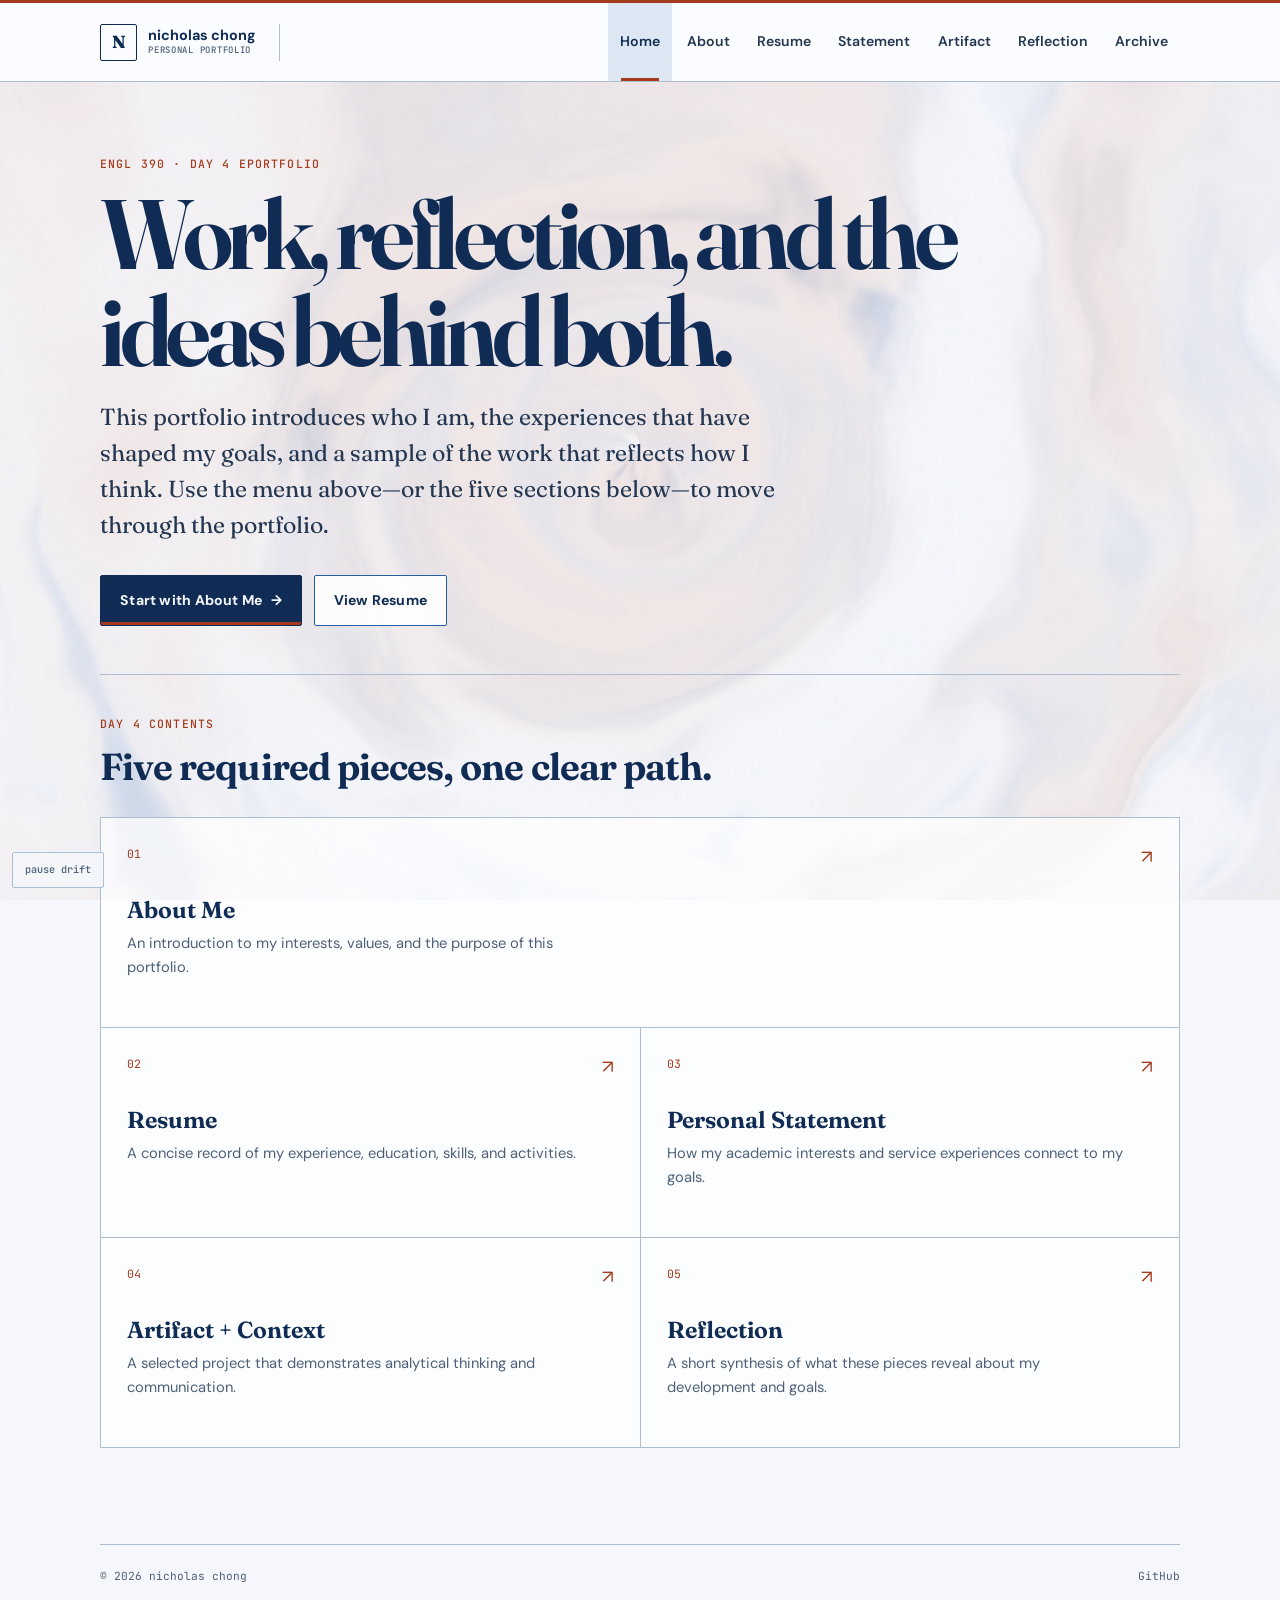
<file: index.html>
<!doctype html>
<html lang="en">
<head>
  <meta charset="utf-8" />
  <meta name="viewport" content="width=device-width, initial-scale=1" />
  <meta name="description" content="Nick's Day 4 ENGL 390 ePortfolio." />
  <meta name="theme-color" content="#f5f7fc" />
  <title>Nick — ePortfolio</title>
  <link rel="icon" href="assets/favicon.svg" type="image/svg+xml" />
  <link rel="stylesheet" href="styles.css?v=20261015" />
</head>
<body>
  <a class="skip-link" href="#main-content">Skip to content</a>
  <canvas id="ambient-bg" aria-hidden="true"></canvas>
  
  <header class="topbar">
    <div class="nav-shell">
      <a class="brand" href="/" aria-label="Nicholas Chong — home">
        <span class="brand-mark" aria-hidden="true">N</span>
        <span class="brand-text">nicholas chong <small>Personal portfolio</small></span>
      </a>

      <button class="menu-toggle" type="button" aria-controls="primary-nav" aria-expanded="false">
        <span>Menu</span>
        <span class="menu-icon" aria-hidden="true"></span>
      </button>

      <nav class="primary-nav" id="primary-nav" aria-label="Portfolio navigation">
        <a href="/">Home</a>
        <a href="/about.html">About</a>
        <a href="/resume.html">Resume</a>
        <a href="/personal-statement.html">Statement</a>
        <a href="/artifact.html">Artifact</a>
        <a href="/reflection.html">Reflection</a>
        <a href="old-main_page.html">Archive</a>
      </nav>
    </div>
  </header>
  <button id="motion-toggle" type="button" hidden aria-pressed="false">pause drift</button>

  <main class="page-shell" id="main-content" tabindex="-1">
    <section class="hero">
      <p class="eyebrow">ENGL 390 · Day 4 ePortfolio</p>
      <h1>Work, reflection, and the ideas behind both.</h1>
      <p class="hero-lede">
        This portfolio introduces who I am, the experiences that have shaped my goals,
        and a sample of the work that reflects how I think. Use the menu above—or the
        five sections below—to move through the portfolio.
      </p>
      <div class="hero-actions">
        <a class="button button-primary" href="about.html">Start with About Me <span aria-hidden="true">→</span></a>
        <a class="button button-quiet" href="resume.html">View Resume</a>
      </div>
    </section>

    <section class="portfolio-section" aria-labelledby="day4-items">
      <div class="section-heading">
        <p class="section-kicker">Day 4 contents</p>
        <h2 id="day4-items">Five required pieces, one clear path.</h2>
      </div>

      <div class="portfolio-grid">
        <a class="portfolio-card" href="about.html">
          <span class="card-number">01</span>
          <h3>About Me</h3>
          <p>An introduction to my interests, values, and the purpose of this portfolio.</p>
          <span class="card-arrow" aria-hidden="true">↗</span>
        </a>

        <a class="portfolio-card" href="resume.html">
          <span class="card-number">02</span>
          <h3>Resume</h3>
          <p>A concise record of my experience, education, skills, and activities.</p>
          <span class="card-arrow" aria-hidden="true">↗</span>
        </a>

        <a class="portfolio-card" href="personal-statement.html">
          <span class="card-number">03</span>
          <h3>Personal Statement</h3>
          <p>How my academic interests and service experiences connect to my goals.</p>
          <span class="card-arrow" aria-hidden="true">↗</span>
        </a>

        <a class="portfolio-card" href="artifact.html">
          <span class="card-number">04</span>
          <h3>Artifact + Context</h3>
          <p>A selected project that demonstrates analytical thinking and communication.</p>
          <span class="card-arrow" aria-hidden="true">↗</span>
        </a>

        <a class="portfolio-card" href="reflection.html">
          <span class="card-number">05</span>
          <h3>Reflection</h3>
          <p>A short synthesis of what these pieces reveal about my development and goals.</p>
          <span class="card-arrow" aria-hidden="true">↗</span>
        </a>
      </div>
    </section>
  </main>

  <footer class="site-footer page-shell">
    <p>© 2026 nicholas chong</p>
    <a href="https://github.com/doublequilt">GitHub</a>
  </footer>
  <script src="script.js?v=20261015"></script>
</body>
</html>
</file>
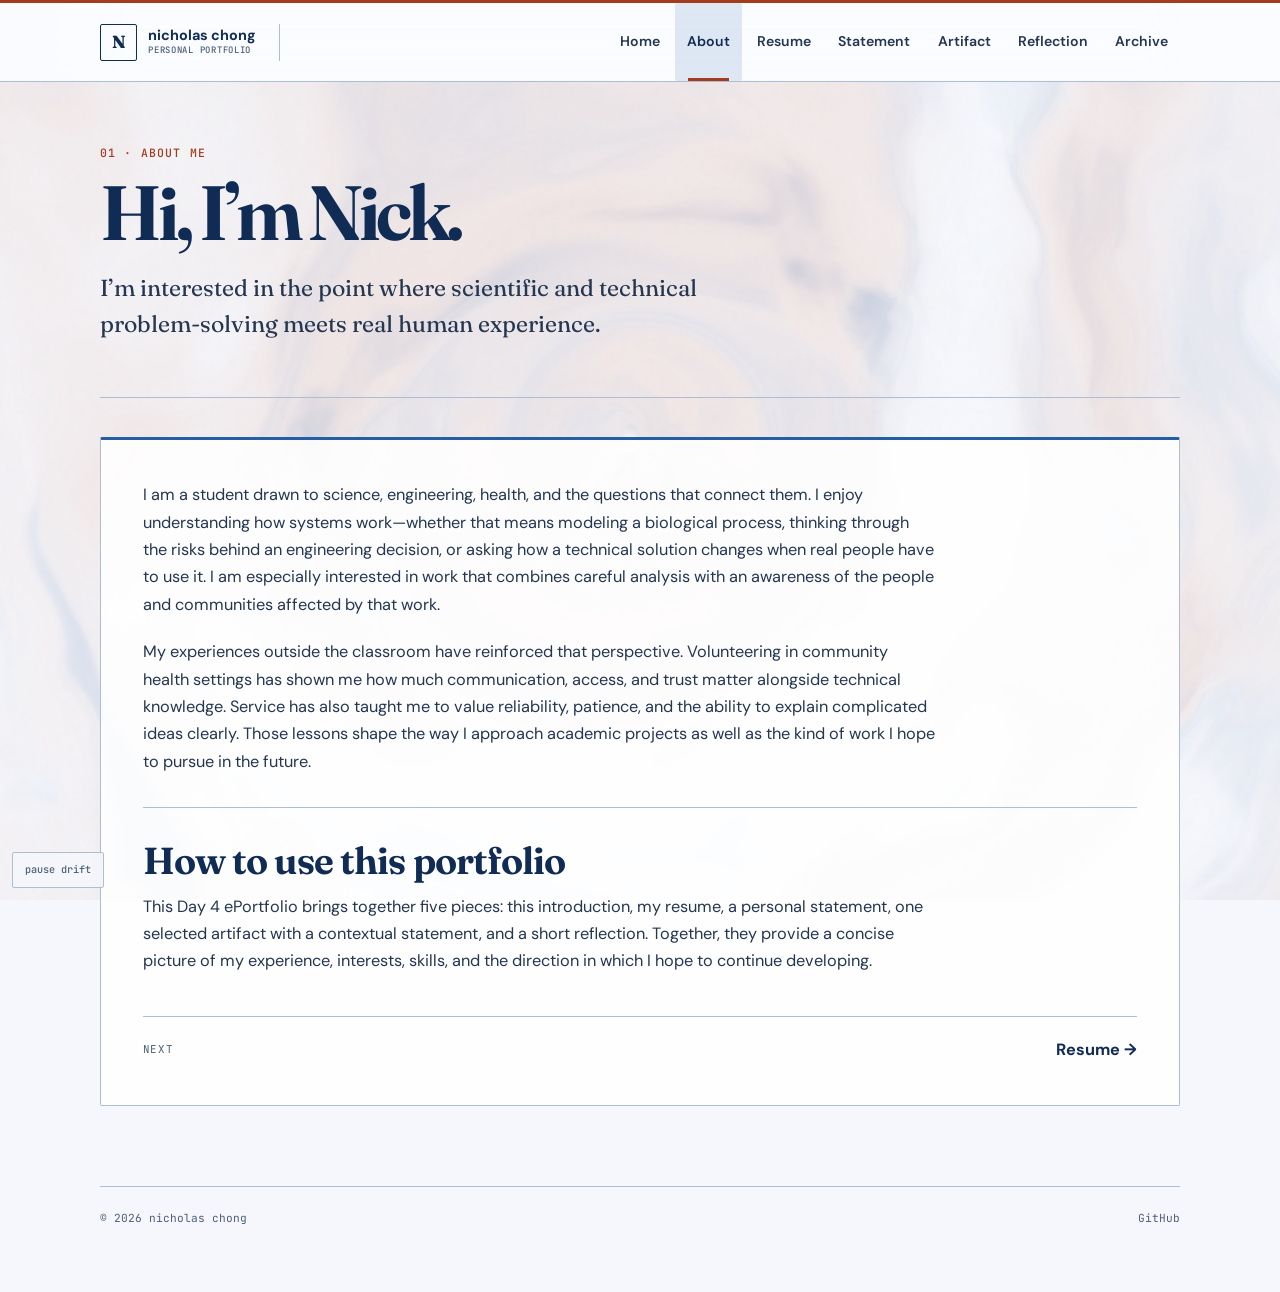
<file: about.html>
<!doctype html>
<html lang="en">
<head>
  <meta charset="utf-8" />
  <meta name="viewport" content="width=device-width, initial-scale=1" />
  <meta name="description" content="About Nick and a guide to this ePortfolio." />
  <meta name="theme-color" content="#f5f7fc" />
  <title>About Me — Nick</title>
  <link rel="icon" href="assets/favicon.svg" type="image/svg+xml" />
  <link rel="stylesheet" href="styles.css?v=20261015" />
</head>
<body>
  <a class="skip-link" href="#main-content">Skip to content</a>
  <canvas id="ambient-bg" aria-hidden="true"></canvas>
  
  <header class="topbar">
    <div class="nav-shell">
      <a class="brand" href="/" aria-label="Nicholas Chong — home">
        <span class="brand-mark" aria-hidden="true">N</span>
        <span class="brand-text">nicholas chong <small>Personal portfolio</small></span>
      </a>

      <button class="menu-toggle" type="button" aria-controls="primary-nav" aria-expanded="false">
        <span>Menu</span>
        <span class="menu-icon" aria-hidden="true"></span>
      </button>

      <nav class="primary-nav" id="primary-nav" aria-label="Portfolio navigation">
        <a href="/">Home</a>
        <a href="/about.html">About</a>
        <a href="/resume.html">Resume</a>
        <a href="/personal-statement.html">Statement</a>
        <a href="/artifact.html">Artifact</a>
        <a href="/reflection.html">Reflection</a>
        <a href="old-main_page.html">Archive</a>
      </nav>
    </div>
  </header>
  <button id="motion-toggle" type="button" hidden aria-pressed="false">pause drift</button>

  <main class="page-shell" id="main-content" tabindex="-1">
    <section class="page-header">
      <p class="eyebrow">01 · About Me</p>
      <h1>Hi, I’m Nick.</h1>
      <p class="page-deck">
        I’m interested in the point where scientific and technical problem-solving
        meets real human experience.
      </p>
    </section>

    <article class="prose-card">
      <p>
        I am a student drawn to science, engineering, health, and the questions that
        connect them. I enjoy understanding how systems work—whether that means
        modeling a biological process, thinking through the risks behind an engineering
        decision, or asking how a technical solution changes when real people have to
        use it. I am especially interested in work that combines careful analysis with
        an awareness of the people and communities affected by that work.
      </p>

      <p>
        My experiences outside the classroom have reinforced that perspective.
        Volunteering in community health settings has shown me how much communication,
        access, and trust matter alongside technical knowledge. Service has also taught
        me to value reliability, patience, and the ability to explain complicated ideas
        clearly. Those lessons shape the way I approach academic projects as well as the
        kind of work I hope to pursue in the future.
      </p>

      <hr />

      <h2>How to use this portfolio</h2>
      <p>
        This Day 4 ePortfolio brings together five pieces: this introduction, my resume,
        a personal statement, one selected artifact with a contextual statement, and a
        short reflection. Together, they provide a concise picture of my experience,
        interests, skills, and the direction in which I hope to continue developing.
      </p>

      <div class="next-link">
        <span>Next</span>
        <a href="resume.html">Resume <span aria-hidden="true">→</span></a>
      </div>
    </article>
  </main>

  <footer class="site-footer page-shell">
    <p>© 2026 nicholas chong</p>
    <a href="https://github.com/doublequilt">GitHub</a>
  </footer>
  <script src="script.js?v=20261015"></script>
</body>
</html>
</file>
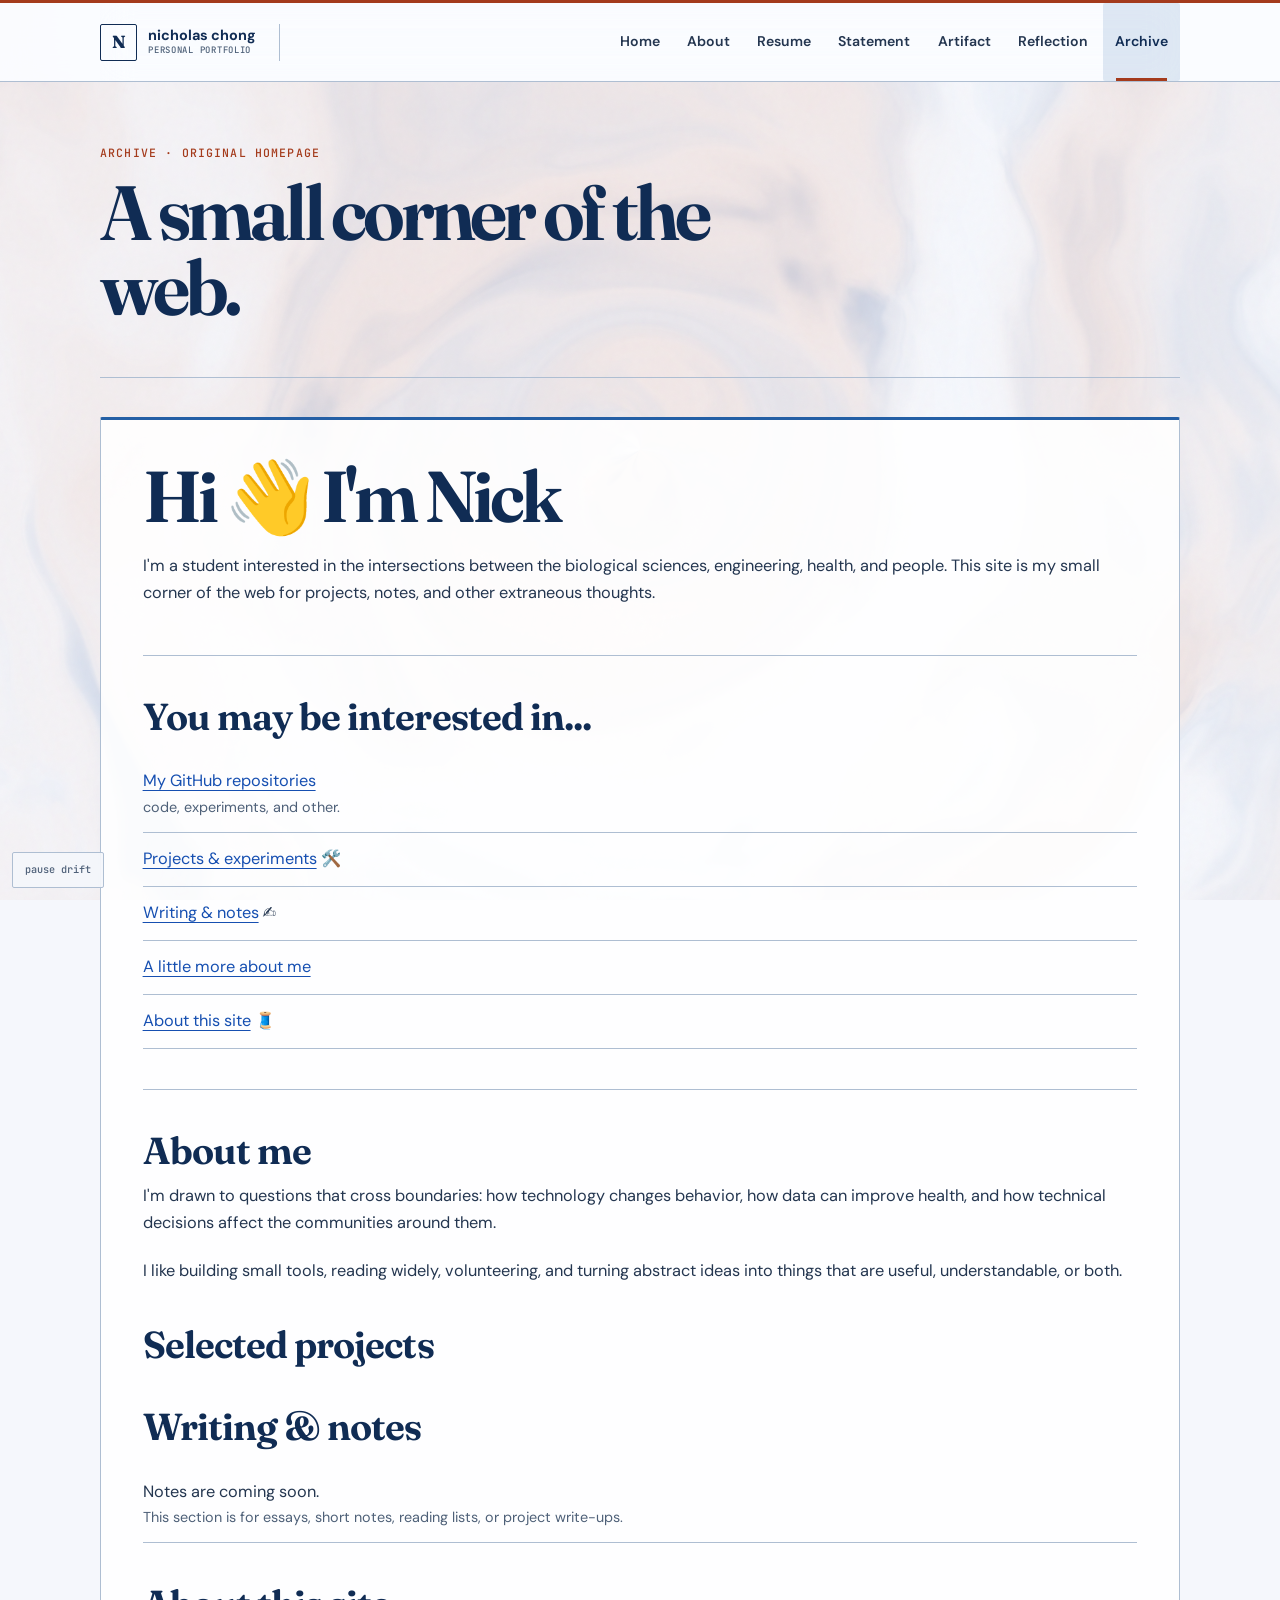
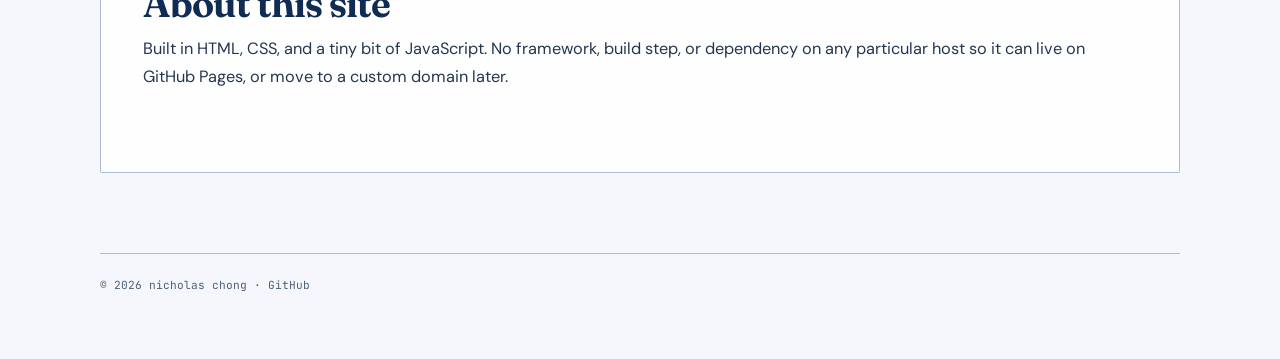
<file: old-main_page.html>
<!doctype html>
<html lang="en">
<head>
  <meta charset="utf-8" />
  <meta name="viewport" content="width=device-width, initial-scale=1" />
  <meta name="description" content="Nick's personal website — projects, writing, and things worth sharing." />
  <meta name="theme-color" content="#f5f7fc" />
  <title>Nick — Archived Homepage</title>
  <link rel="icon" href="assets/favicon.svg" type="image/svg+xml" />
  <link rel="stylesheet" href="styles.css?v=20261015" />
</head>
<body>
  <a class="skip-link" href="#main-content">Skip to content</a>
  <canvas id="ambient-bg" aria-hidden="true"></canvas>

  <header class="topbar">
    <div class="nav-shell">
      <a class="brand" href="/" aria-label="Nicholas Chong — home">
        <span class="brand-mark" aria-hidden="true">N</span>
        <span class="brand-text">nicholas chong <small>Personal portfolio</small></span>
      </a>

      <button class="menu-toggle" type="button" aria-controls="primary-nav" aria-expanded="false">
        <span>Menu</span>
        <span class="menu-icon" aria-hidden="true"></span>
      </button>

      <nav class="primary-nav" id="primary-nav" aria-label="Portfolio navigation">
        <a href="/">Home</a>
        <a href="/about.html">About</a>
        <a href="/resume.html">Resume</a>
        <a href="/personal-statement.html">Statement</a>
        <a href="/artifact.html">Artifact</a>
        <a href="/reflection.html">Reflection</a>
        <a href="old-main_page.html">Archive</a>
      </nav>
    </div>
  </header>
  <button id="motion-toggle" type="button" hidden aria-pressed="false">pause drift</button>

  <main class="page-shell" id="main-content" tabindex="-1">
    <section class="page-header"><p class="eyebrow">Archive · Original homepage</p><h1>A small corner of the web.</h1></section>
    <article class="prose-card archive-content">
    <header class="intro">
      <h1>Hi <span aria-hidden="true">👋</span> I'm Nick</h1>
      <p>
        I'm a student interested in the intersections between the biological sciences,
        engineering, health, and people. This site is my small corner of the web
        for projects, notes, and other extraneous thoughts.
      </p>
    </header>

    <section aria-labelledby="interested">
      <h2 id="interested">You may be interested in...</h2>
      <ul class="directory">
        <li>
          <a rel="me" href="https://github.com/doublequilt">My GitHub repositories</a>
          <span class="aside">code, experiments, and other.</span>
        </li>
        <li>
          <a href="#projects">Projects & experiments</a>
          <span aria-hidden="true">🛠️</span>
        </li>
        <li><a href="#writing">Writing & notes</a> <span aria-hidden="true">✍️</span></li>
        <li><a href="#about">A little more about me</a></li>
        <li><a href="#site">About this site</a> <span aria-hidden="true">🧵</span></li>
      </ul>
    </section>

    <hr />

    <section id="about">
      <h2>About me</h2>
      <p>
        I'm drawn to questions that cross boundaries: how technology changes
        behavior, how data can improve health, and how technical decisions affect
        the communities around them.
      </p>
      <p>
        I like building small tools, reading widely, volunteering, and turning
        abstract ideas into things that are useful, understandable, or both.
      </p>
    </section>

    <section id="projects">
      <h2>Selected projects</h2>
    </section>

    <section id="writing">
      <h2>Writing & notes</h2>
      <ul class="post-list">
        <li>
          <span class="placeholder-title">Notes are coming soon.</span>
          <span class="post-desc">This section is for essays, short notes, reading lists, or project write-ups.</span>
        </li>
      </ul>
    </section>

    <section id="site">
      <h2>About this site</h2>
      <p>
        Built in HTML, CSS, and a tiny bit of JavaScript. No framework,
        build step, or dependency on any particular host so it can live on
        GitHub Pages, or move to a custom domain later.
      </p>
    </section>
    </article>
  </main>

  <footer class="site-footer page-shell">
    <p>© 2026 nicholas chong · <a href="https://github.com/doublequilt">GitHub</a></p>
  </footer>

  <script src="script.js?v=20261015"></script>
</body>
</html>
</file>
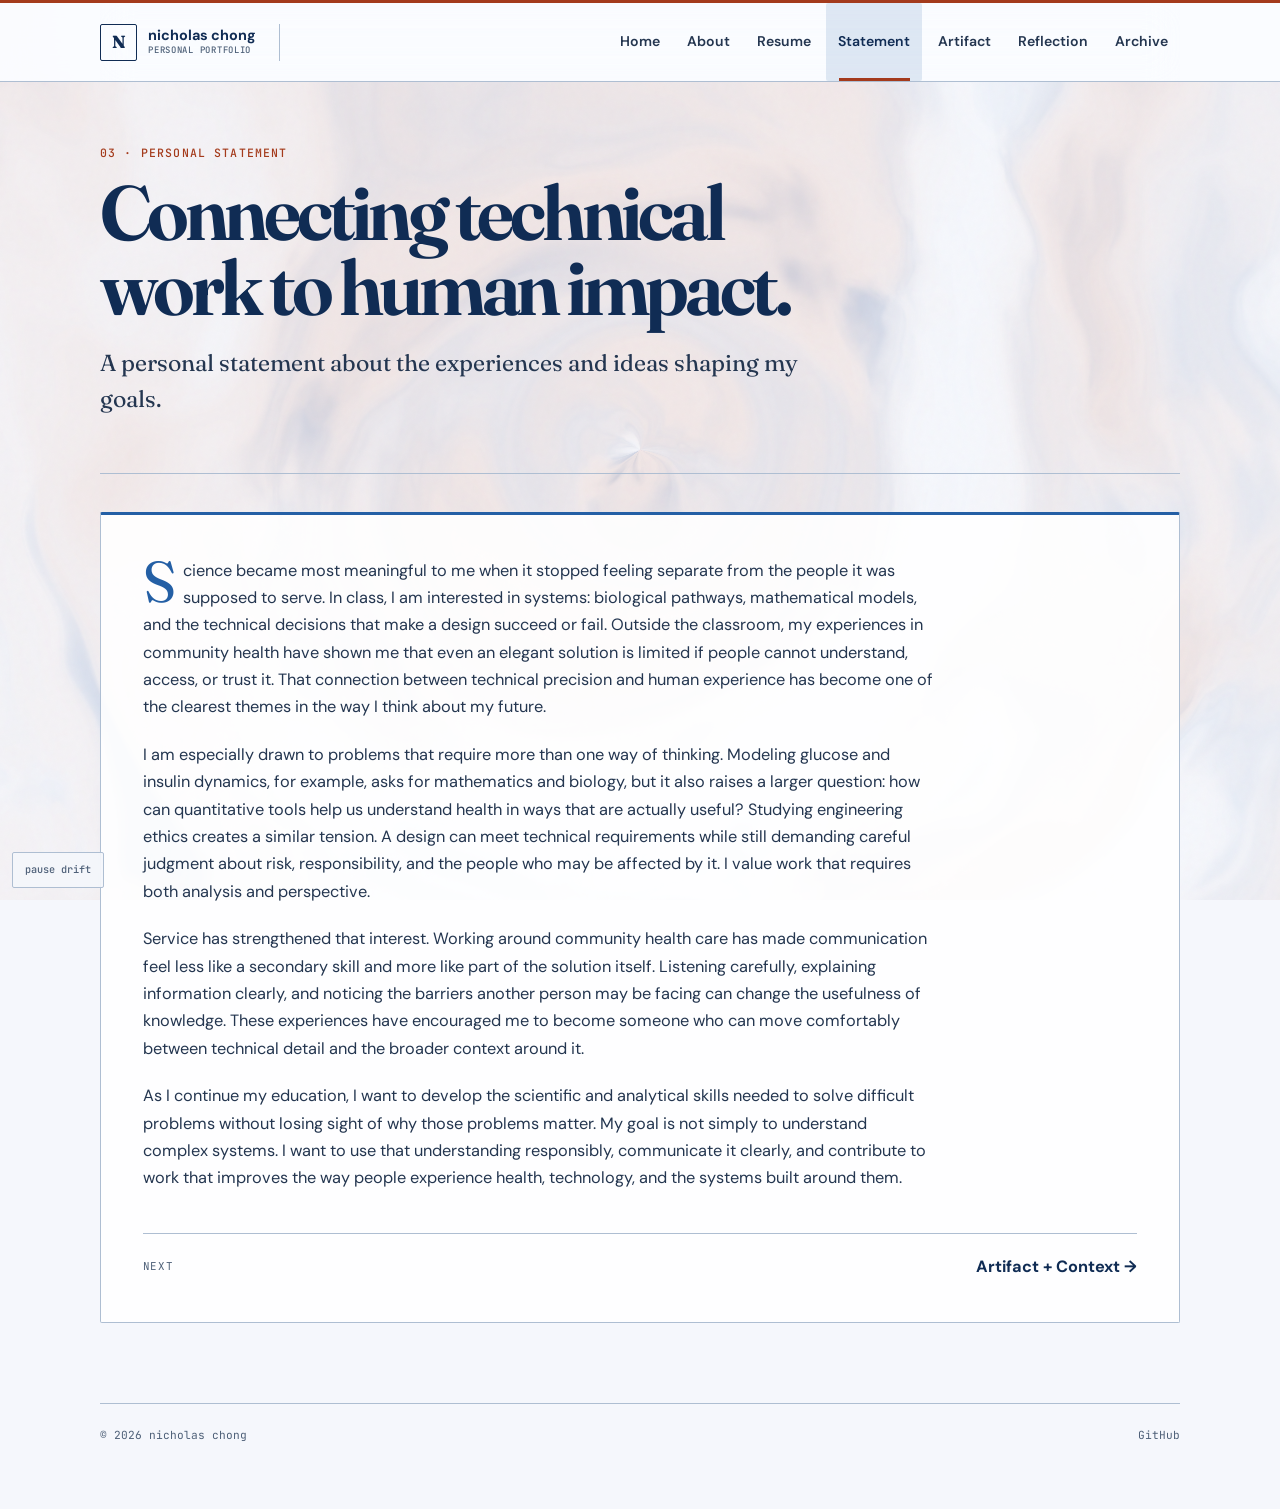
<file: personal-statement.html>
<!doctype html>
<html lang="en">
<head>
  <meta charset="utf-8" />
  <meta name="viewport" content="width=device-width, initial-scale=1" />
  <meta name="description" content="Nick's personal statement." />
  <meta name="theme-color" content="#f5f7fc" />
  <title>Personal Statement — Nick</title>
  <link rel="icon" href="assets/favicon.svg" type="image/svg+xml" />
  <link rel="stylesheet" href="styles.css?v=20261015" />
</head>
<body>
  <a class="skip-link" href="#main-content">Skip to content</a>
  <canvas id="ambient-bg" aria-hidden="true"></canvas>
  
  <header class="topbar">
    <div class="nav-shell">
      <a class="brand" href="/" aria-label="Nicholas Chong — home">
        <span class="brand-mark" aria-hidden="true">N</span>
        <span class="brand-text">nicholas chong <small>Personal portfolio</small></span>
      </a>

      <button class="menu-toggle" type="button" aria-controls="primary-nav" aria-expanded="false">
        <span>Menu</span>
        <span class="menu-icon" aria-hidden="true"></span>
      </button>

      <nav class="primary-nav" id="primary-nav" aria-label="Portfolio navigation">
        <a href="/">Home</a>
        <a href="/about.html">About</a>
        <a href="/resume.html">Resume</a>
        <a href="/personal-statement.html">Statement</a>
        <a href="/artifact.html">Artifact</a>
        <a href="/reflection.html">Reflection</a>
        <a href="old-main_page.html">Archive</a>
      </nav>
    </div>
  </header>
  <button id="motion-toggle" type="button" hidden aria-pressed="false">pause drift</button>

  <main class="page-shell" id="main-content" tabindex="-1">
    <section class="page-header">
      <p class="eyebrow">03 · Personal Statement</p>
      <h1>Connecting technical work to human impact.</h1>
      <p class="page-deck">A personal statement about the experiences and ideas shaping my goals.</p>
    </section>

    <article class="prose-card statement">
      <p>
        Science became most meaningful to me when it stopped feeling separate from the
        people it was supposed to serve. In class, I am interested in systems: biological
        pathways, mathematical models, and the technical decisions that make a design
        succeed or fail. Outside the classroom, my experiences in community health have
        shown me that even an elegant solution is limited if people cannot understand,
        access, or trust it. That connection between technical precision and human
        experience has become one of the clearest themes in the way I think about my future.
      </p>

      <p>
        I am especially drawn to problems that require more than one way of thinking.
        Modeling glucose and insulin dynamics, for example, asks for mathematics and
        biology, but it also raises a larger question: how can quantitative tools help us
        understand health in ways that are actually useful? Studying engineering ethics
        creates a similar tension. A design can meet technical requirements while still
        demanding careful judgment about risk, responsibility, and the people who may be
        affected by it. I value work that requires both analysis and perspective.
      </p>

      <p>
        Service has strengthened that interest. Working around community health care has
        made communication feel less like a secondary skill and more like part of the
        solution itself. Listening carefully, explaining information clearly, and noticing
        the barriers another person may be facing can change the usefulness of knowledge.
        These experiences have encouraged me to become someone who can move comfortably
        between technical detail and the broader context around it.
      </p>

      <p>
        As I continue my education, I want to develop the scientific and analytical skills
        needed to solve difficult problems without losing sight of why those problems
        matter. My goal is not simply to understand complex systems. I want to use that
        understanding responsibly, communicate it clearly, and contribute to work that
        improves the way people experience health, technology, and the systems built around them.
      </p>

      <div class="next-link">
        <span>Next</span>
        <a href="artifact.html">Artifact + Context <span aria-hidden="true">→</span></a>
      </div>
    </article>
  </main>

  <footer class="site-footer page-shell">
    <p>© 2026 nicholas chong</p>
    <a href="https://github.com/doublequilt">GitHub</a>
  </footer>
  <script src="script.js?v=20261015"></script>
</body>
</html>
</file>
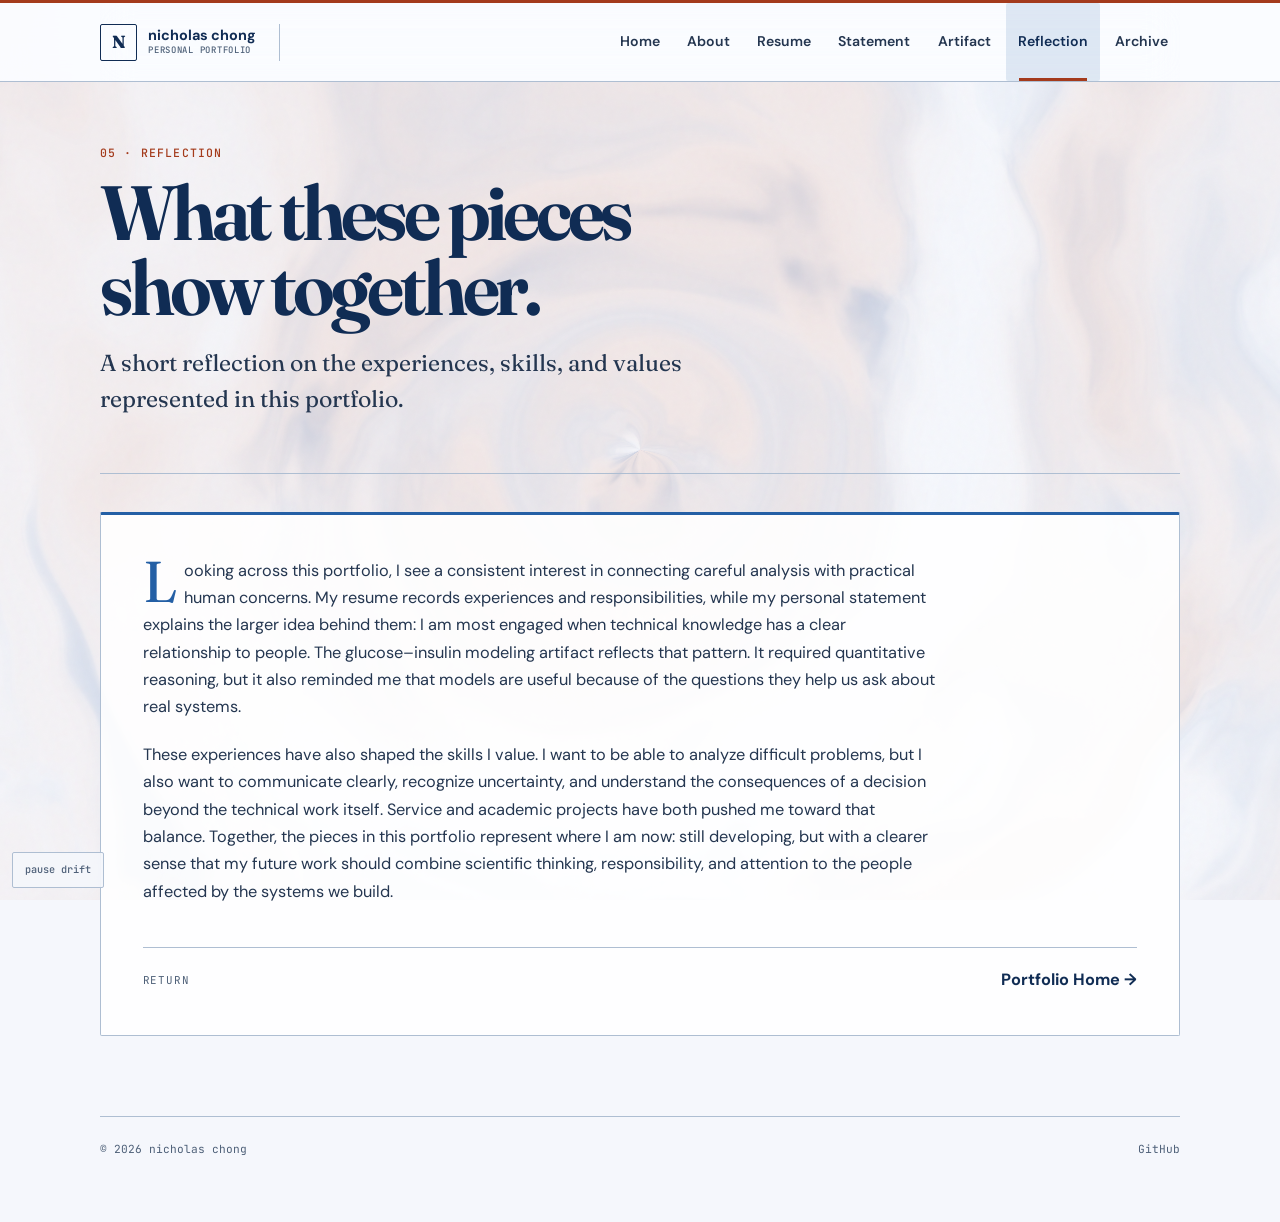
<file: reflection.html>
<!doctype html>
<html lang="en">
<head>
  <meta charset="utf-8" />
  <meta name="viewport" content="width=device-width, initial-scale=1" />
  <meta name="description" content="A short reflection tying together Nick's Day 4 ePortfolio." />
  <meta name="theme-color" content="#f5f7fc" />
  <title>Reflection — Nick</title>
  <link rel="icon" href="assets/favicon.svg" type="image/svg+xml" />
  <link rel="stylesheet" href="styles.css?v=20261015" />
</head>
<body>
  <a class="skip-link" href="#main-content">Skip to content</a>
  <canvas id="ambient-bg" aria-hidden="true"></canvas>
  
  <header class="topbar">
    <div class="nav-shell">
      <a class="brand" href="/" aria-label="Nicholas Chong — home">
        <span class="brand-mark" aria-hidden="true">N</span>
        <span class="brand-text">nicholas chong <small>Personal portfolio</small></span>
      </a>

      <button class="menu-toggle" type="button" aria-controls="primary-nav" aria-expanded="false">
        <span>Menu</span>
        <span class="menu-icon" aria-hidden="true"></span>
      </button>

      <nav class="primary-nav" id="primary-nav" aria-label="Portfolio navigation">
        <a href="/">Home</a>
        <a href="/about.html">About</a>
        <a href="/resume.html">Resume</a>
        <a href="/personal-statement.html">Statement</a>
        <a href="/artifact.html">Artifact</a>
        <a href="/reflection.html">Reflection</a>
        <a href="old-main_page.html">Archive</a>
      </nav>
    </div>
  </header>
  <button id="motion-toggle" type="button" hidden aria-pressed="false">pause drift</button>

  <main class="page-shell" id="main-content" tabindex="-1">
    <section class="page-header">
      <p class="eyebrow">05 · Reflection</p>
      <h1>What these pieces show together.</h1>
      <p class="page-deck">
        A short reflection on the experiences, skills, and values represented in this portfolio.
      </p>
    </section>

    <article class="prose-card statement">
      <p>
        Looking across this portfolio, I see a consistent interest in connecting careful
        analysis with practical human concerns. My resume records experiences and
        responsibilities, while my personal statement explains the larger idea behind them:
        I am most engaged when technical knowledge has a clear relationship to people.
        The glucose–insulin modeling artifact reflects that pattern. It required quantitative
        reasoning, but it also reminded me that models are useful because of the questions
        they help us ask about real systems.
      </p>

      <p>
        These experiences have also shaped the skills I value. I want to be able to analyze
        difficult problems, but I also want to communicate clearly, recognize uncertainty,
        and understand the consequences of a decision beyond the technical work itself.
        Service and academic projects have both pushed me toward that balance. Together,
        the pieces in this portfolio represent where I am now: still developing, but with
        a clearer sense that my future work should combine scientific thinking,
        responsibility, and attention to the people affected by the systems we build.
      </p>

      <div class="next-link">
        <span>Return</span>
        <a href="/">Portfolio Home <span aria-hidden="true">→</span></a>
      </div>
    </article>
  </main>

  <footer class="site-footer page-shell">
    <p>© 2026 nicholas chong</p>
    <a href="https://github.com/doublequilt">GitHub</a>
  </footer>
  <script src="script.js?v=20261015"></script>
</body>
</html>
</file>
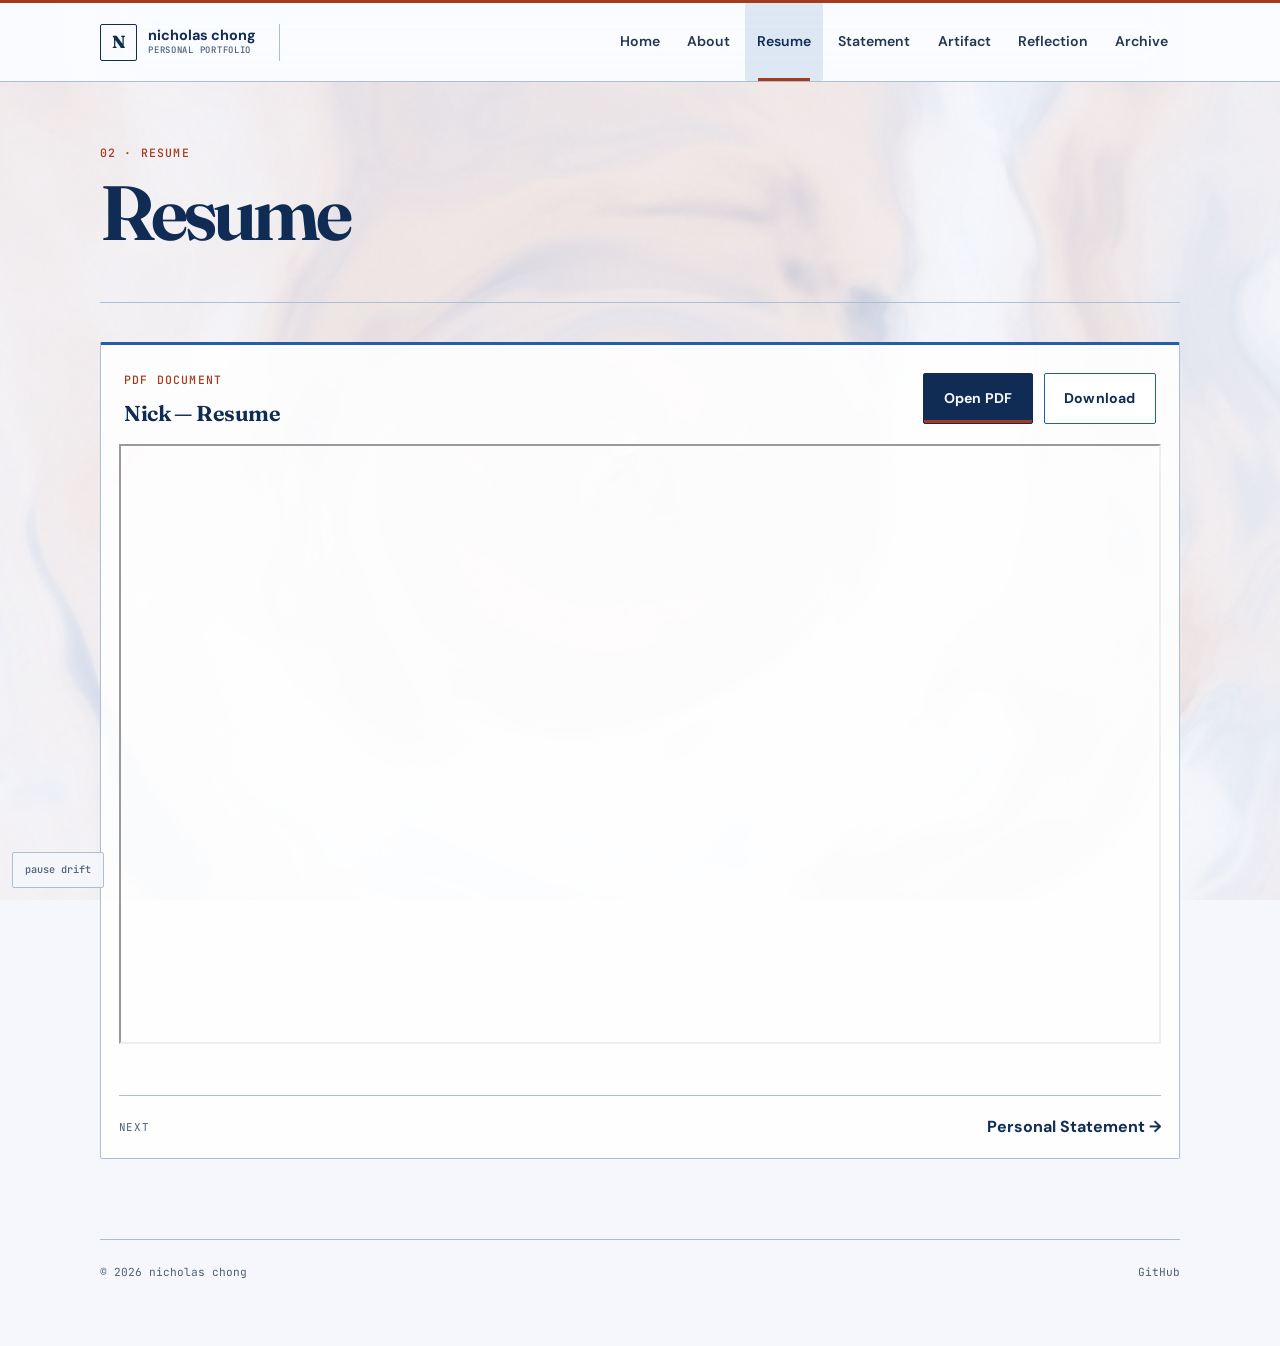
<file: resume.html>
<!doctype html>
<html lang="en">
<head>
  <meta charset="utf-8" />
  <meta name="viewport" content="width=device-width, initial-scale=1" />
  <meta name="description" content="Nick's resume." />
  <meta name="theme-color" content="#f5f7fc" />
  <title>Resume — Nick</title>
  <link rel="icon" href="assets/favicon.svg" type="image/svg+xml" />
  <link rel="stylesheet" href="styles.css?v=20261015" />
</head>
<body>
  <a class="skip-link" href="#main-content">Skip to content</a>
  <canvas id="ambient-bg" aria-hidden="true"></canvas>
  
  <header class="topbar">
    <div class="nav-shell">
      <a class="brand" href="/" aria-label="Nicholas Chong — home">
        <span class="brand-mark" aria-hidden="true">N</span>
        <span class="brand-text">nicholas chong <small>Personal portfolio</small></span>
      </a>

      <button class="menu-toggle" type="button" aria-controls="primary-nav" aria-expanded="false">
        <span>Menu</span>
        <span class="menu-icon" aria-hidden="true"></span>
      </button>

      <nav class="primary-nav" id="primary-nav" aria-label="Portfolio navigation">
        <a href="/">Home</a>
        <a href="/about.html">About</a>
        <a href="/resume.html">Resume</a>
        <a href="/personal-statement.html">Statement</a>
        <a href="/artifact.html">Artifact</a>
        <a href="/reflection.html">Reflection</a>
        <a href="old-main_page.html">Archive</a>
      </nav>
    </div>
  </header>
  <button id="motion-toggle" type="button" hidden aria-pressed="false">pause drift</button>

  <main class="page-shell" id="main-content" tabindex="-1">
    <section class="page-header">
      <p class="eyebrow">02 · Resume</p>
      <h1>Resume</h1>
    </section>

    <section class="document-panel">
      <div class="document-toolbar">
        <div>
          <p class="document-label">PDF document</p>
          <h2>Nick — Resume</h2>
        </div>
        <div class="document-actions">
          <a class="button button-primary" href="resume_nicholas_chong.pdf" target="_blank" rel="noreferrer">Open PDF</a>
          <a class="button button-quiet" href="resume_nicholas_chong.pdf" download>Download</a>
        </div>
      </div>

      <iframe src="./resume_nicholas_chong.pdf" width="100%" height="600px">
        <p>Your browser does not support PDFs. <a href="./resume.pdf">Download the PDF</a>.</p>
      </iframe>

      <div class="next-link">
        <span>Next</span>
        <a href="personal-statement.html">Personal Statement <span aria-hidden="true">→</span></a>
      </div>
    </section>
  </main>

  <footer class="site-footer page-shell">
    <p>© 2026 nicholas chong</p>
    <a href="https://github.com/doublequilt">GitHub</a>
  </footer>
  <script src="script.js?v=20261015"></script>
</body>
</html>
</file>
<file: styles.css>
@import url('https://fonts.googleapis.com/css2?family=DM+Sans:ital,wght@0,400;0,500;0,600;0,700;1,400&family=Fraunces:opsz,wght@9..144,500;9..144,650;9..144,800&family=JetBrains+Mono:wght@400;500&display=swap');

:root {
  --flow-primary: #2468bc;
  --flow-accent: #ce6336;
  --paper: #f5f7fc;
  --ink: #16243a;
  --body-text: #243650;
  --heading: #102c54;
  --subheading: #245fa5;
  --muted: #4e6078;
  --rule: #aebed2;
  --link: #164fb1;
  --accent: #a43b1c;
  --surface: rgba(255, 255, 255, 0.88);
  --surface-strong: rgba(250, 252, 255, 0.96);
  --shadow: none;
  --font-display: "Fraunces", Georgia, serif;
  --font-body: "DM Sans", system-ui, sans-serif;
  --font-mono: "JetBrains Mono", ui-monospace, monospace;
  --nav-width: 1080px;
  --page-width: 1080px;
}

@media (prefers-color-scheme: dark) {
  :root {
    --flow-primary: #6b9edd;
    --flow-accent: #e99b74;
    --paper: #101b2c;
    --ink: #e8edf2;
    --body-text: #dbe3ea;
    --heading: #edf3f8;
    --subheading: #9bb9d2;
    --muted: #a9b8cd;
    --rule: #425570;
    --link: #acc7de;
    --accent: #dfa086;
    --surface: rgba(18, 27, 36, 0.76);
    --surface-strong: rgba(18, 27, 36, 0.92);
    --shadow: none;
  }
}

*,
*::before,
*::after {
  box-sizing: border-box;
}

html {
  min-height: 100%;
  background: var(--paper);
  scroll-behavior: smooth;
}

body {
  margin: 0;
  min-height: 100vh;
  background: transparent;
  color: var(--body-text);
  font-family: var(--font-body);
  line-height: 1.68;
  text-rendering: optimizeLegibility;
}

#ambient-bg {
  position: fixed;
  inset: 0;
  width: 100vw;
  height: 100vh;
  z-index: 0;
  pointer-events: none;
}

body::after {
  content: "";
  position: fixed;
  inset: 0;
  z-index: 1;
  pointer-events: none;
  opacity: 0.028;
  background-image: url("data:image/svg+xml,%3Csvg viewBox='0 0 180 180' xmlns='http://www.w3.org/2000/svg'%3E%3Cfilter id='n'%3E%3CfeTurbulence type='fractalNoise' baseFrequency='.78' numOctaves='3' stitchTiles='stitch'/%3E%3C/filter%3E%3Crect width='100%25' height='100%25' filter='url(%23n)'/%3E%3C/svg%3E");
}

.topbar,
main,
.site-footer,
#motion-toggle {
  position: relative;
  z-index: 5;
}

.topbar {
  position: sticky;
  top: 0;
  z-index: 50;
  padding: 0 1rem;
  border-top: 3px solid var(--accent);
  border-bottom: 1px solid var(--rule);
  background: var(--surface-strong);
  backdrop-filter: blur(16px);
}

.nav-shell {
  width: min(100%, var(--nav-width));
  margin: 0 auto;
  min-height: 78px;
  padding: 0;
  display: flex;
  align-items: center;
  gap: 1rem;
  border: 0;
  border-radius: 2px;
  background: transparent;
  box-shadow: none;
  backdrop-filter: blur(16px) saturate(125%);
  -webkit-backdrop-filter: blur(16px) saturate(125%);
}

.brand {
  display: inline-flex;
  align-items: center;
  gap: 0.7rem;
  color: var(--heading);
  text-decoration: none;
  flex: 0 0 auto;
}

.brand:hover {
  color: var(--heading);
  text-decoration: none;
}

.brand-mark {
  width: 37px;
  height: 37px;
  display: grid;
  place-items: center;
  border-radius: 2px;
  background: var(--heading);
  color: var(--paper);
  font-family: var(--font-display);
  font-weight: 800;
  font-size: 1.1rem;
}

.brand-text {
  display: grid;
  font-weight: 700;
  line-height: 1.05;
}

.brand-text small {
  margin-top: 0.18rem;
  color: var(--muted);
  font-family: var(--font-mono);
  font-size: 0.56rem;
  font-weight: 500;
  letter-spacing: 0.08em;
  text-transform: uppercase;
}

.primary-nav {
  margin-left: auto;
  display: flex;
  align-items: center;
  gap: 0.2rem;
}

.primary-nav a {
  position: relative;
  padding: 1.7rem 0.75rem;
  border-radius: 2px;
  color: var(--muted);
  font-size: 0.88rem;
  font-weight: 600;
  text-decoration: none;
  transition: background 150ms ease, color 150ms ease, transform 150ms ease;
}

.primary-nav a:hover {
  color: var(--heading);
  background: color-mix(in srgb, var(--subheading) 9%, transparent);
  text-decoration: none;
}

.primary-nav a[aria-current="page"] {
  color: var(--heading);
  background: color-mix(in srgb, var(--subheading) 13%, transparent);
}

.primary-nav a[aria-current="page"]::after {
  content: "";
  position: absolute;
  left: 0.8rem;
  right: 0.8rem;
  bottom: 0;
  height: 3px;
  border-radius: 0;
  background: var(--accent);
}

.menu-toggle {
  display: none;
  margin-left: auto;
  min-height: 42px;
  padding: 0 0.7rem;
  align-items: center;
  gap: 0.55rem;
  border: 0;
  border-radius: 2px;
  background: transparent;
  color: var(--heading);
  font: 600 0.86rem var(--font-body);
  cursor: pointer;
}

.menu-icon,
.menu-icon::before,
.menu-icon::after {
  width: 17px;
  height: 1.5px;
  display: block;
  background: currentColor;
  border-radius: 2px;
  transition: transform 160ms ease, opacity 160ms ease;
}

.menu-icon {
  position: relative;
}

.menu-icon::before,
.menu-icon::after {
  content: "";
  position: absolute;
  left: 0;
}

.menu-icon::before { top: -5px; }
.menu-icon::after { top: 5px; }

.menu-toggle[aria-expanded="true"] .menu-icon {
  background: transparent;
}

.menu-toggle[aria-expanded="true"] .menu-icon::before {
  transform: translateY(5px) rotate(45deg);
}

.menu-toggle[aria-expanded="true"] .menu-icon::after {
  transform: translateY(-5px) rotate(-45deg);
}

.page-shell {
  width: min(calc(100% - 2rem), var(--page-width));
  margin: 0 auto;
}

.hero {
  padding: clamp(2.8rem, 6vw, 4.5rem) 0 clamp(4rem, 8vw, 6.5rem);
}

.eyebrow,
.section-kicker,
.document-label {
  margin: 0 0 0.8rem;
  color: var(--accent);
  font-family: var(--font-mono);
  font-size: 0.72rem;
  font-weight: 500;
  letter-spacing: 0.1em;
  text-transform: uppercase;
}

h1,
h2,
h3,
p {
  margin-top: 0;
}

h1,
h2,
h3 {
  color: var(--heading);
  font-family: var(--font-display);
}

h1 {
  max-width: 14ch;
  margin-bottom: 1.25rem;
  font-size: clamp(3rem, 7.7vw, 6.4rem);
  line-height: 0.98;
  letter-spacing: -0.055em;
  font-weight: 650;
}

h2 {
  margin-bottom: 0.65rem;
  font-size: clamp(1.65rem, 3.5vw, 2.35rem);
  line-height: 1.12;
  letter-spacing: -0.025em;
  font-weight: 650;
}

h3 {
  margin-bottom: 0.45rem;
  font-size: 1.25rem;
  line-height: 1.2;
  font-weight: 650;
}

.hero-lede,
.page-deck {
  max-width: 700px;
  color: var(--body-text);
  font-family: var(--font-display);
  font-size: clamp(1.15rem, 2.2vw, 1.45rem);
  line-height: 1.55;
}

.hero-actions,
.document-actions {
  display: flex;
  flex-wrap: wrap;
  gap: 0.7rem;
}

.hero-actions {
  margin-top: 2rem;
}

.button {
  min-height: 44px;
  display: inline-flex;
  align-items: center;
  justify-content: center;
  gap: 0.55rem;
  padding: 0.72rem 1rem;
  border: 1px solid var(--rule);
  border-radius: 2px;
  font-size: 0.88rem;
  font-weight: 700;
  text-decoration: none;
  transition: transform 150ms ease, background 150ms ease, border-color 150ms ease;
}

.button:hover {
  transform: none;
  text-decoration: none;
}

.button-primary {
  background: var(--heading);
  border-color: var(--heading);
  color: var(--paper);
}

.button-primary:hover {
  background: var(--link);
  border-color: var(--link);
  color: var(--paper);
}

.button-quiet {
  background: color-mix(in srgb, var(--surface) 78%, transparent);
  color: var(--heading);
}

.button-quiet:hover {
  border-color: var(--subheading);
  color: var(--heading);
}

.portfolio-section {
  padding-bottom: 6rem;
}

.section-heading {
  max-width: 650px;
  margin-bottom: 1.8rem;
}

.portfolio-grid {
  display: grid;
  grid-template-columns: repeat(2, minmax(0, 1fr));
  gap: 0;
  border-top: 1px solid var(--rule);
  border-left: 1px solid var(--rule);
}

.portfolio-card {
  position: relative;
  min-height: 210px;
  padding: 1.65rem;
  overflow: hidden;
  border: 0;
  border-right: 1px solid var(--rule);
  border-bottom: 1px solid var(--rule);
  border-radius: 2px;
  background: color-mix(in srgb, var(--surface) 80%, transparent);
  box-shadow: none;
  color: var(--body-text);
  text-decoration: none;
  transition: transform 160ms ease, border-color 160ms ease, background 160ms ease;
}

.portfolio-card:hover {
  transform: none;
  border-color: color-mix(in srgb, var(--subheading) 55%, var(--rule));
  background: color-mix(in srgb, var(--surface-strong) 90%, transparent);
  text-decoration: none;
}

.portfolio-card:first-child {
  grid-column: span 2;
}

.card-number {
  display: block;
  margin-bottom: 2.5rem;
  color: var(--muted);
  font-family: var(--font-mono);
  font-size: 0.72rem;
}

.portfolio-card h3 {
  font-size: 1.45rem;
}

.portfolio-card p {
  max-width: 46ch;
  margin-bottom: 0;
  color: var(--muted);
  font-size: 0.92rem;
}

.card-arrow {
  position: absolute;
  top: 1.15rem;
  right: 1.2rem;
  color: var(--accent);
  font-size: 1.15rem;
}

.page-header {
  padding: clamp(2.4rem, 5vw, 3.8rem) 0 2rem;
}

.page-header h1 {
  font-size: clamp(2.8rem, 6vw, 5.3rem);
}

.prose-card,
.document-panel,
.artifact-card {
  border: 1px solid var(--rule);
  border-radius: 2px;
  background: color-mix(in srgb, var(--surface) 82%, transparent);
  box-shadow: var(--shadow);
}

.prose-card {
  padding: clamp(1.4rem, 4vw, 2.6rem);
  font-size: 1.02rem;
}

.prose-card > p {
  max-width: 72ch;
}

.prose-card p + p {
  margin-top: 1.25rem;
}

.prose-card hr {
  height: 1px;
  margin: 2rem 0;
  border: 0;
  background: var(--rule);
}

.statement > p:first-of-type::first-letter {
  float: left;
  margin: 0.12rem 0.45rem 0 0;
  color: var(--subheading);
  font-family: var(--font-display);
  font-size: 3.6rem;
  line-height: 0.82;
}

.next-link {
  margin-top: 2.6rem;
  padding-top: 1.15rem;
  display: flex;
  align-items: center;
  justify-content: space-between;
  gap: 1rem;
  border-top: 1px solid var(--rule);
}

.next-link > span {
  color: var(--muted);
  font-family: var(--font-mono);
  font-size: 0.68rem;
  letter-spacing: 0.08em;
  text-transform: uppercase;
}

.next-link a {
  color: var(--heading);
  font-weight: 700;
  text-decoration: none;
}

.next-link a:hover {
  color: var(--accent);
}

.document-panel {
  padding: 1.1rem;
}

.document-toolbar {
  padding: 0.5rem 0.35rem 1.1rem;
  display: flex;
  align-items: center;
  justify-content: space-between;
  gap: 1rem;
}

.document-toolbar h2 {
  margin-bottom: 0;
  font-size: 1.35rem;
}

.pdf-frame {
  width: 100%;
  height: min(76vh, 900px);
  min-height: 600px;
  border: 1px solid var(--rule);
  border-radius: 2px;
  background: var(--surface-strong);
}

.setup-note {
  margin: 0 0 1rem;
  padding: 0.85rem 1rem;
  display: flex;
  flex-direction: column;
  gap: 0.18rem;
  border: 1px dashed color-mix(in srgb, var(--accent) 65%, var(--rule));
  border-radius: 2px;
  background: color-mix(in srgb, var(--accent) 6%, transparent);
  color: var(--body-text);
  font-size: 0.86rem;
}

.setup-note code {
  font-family: var(--font-mono);
}

.artifact-layout {
  display: grid;
  grid-template-columns: minmax(0, 1.35fr) minmax(270px, 0.65fr);
  gap: 1rem;
}

.artifact-card {
  padding: 1.35rem;
  align-self: start;
}

.artifact-card p:not(.document-label) {
  color: var(--muted);
}

.standalone-next {
  margin-bottom: 5rem;
}

.site-footer {
  margin-top: 5rem;
  padding: 1.4rem 0 2.5rem;
  display: flex;
  justify-content: space-between;
  gap: 1rem;
  border-top: 1px solid var(--rule);
  color: var(--muted);
  font-family: var(--font-mono);
  font-size: 0.7rem;
}

.site-footer p {
  margin: 0;
}

.site-footer a {
  color: inherit;
  text-decoration: none;
}

.site-footer a:hover {
  color: var(--accent);
}

#motion-toggle {
  position: fixed;
  left: 12px;
  bottom: 12px;
  z-index: 60;
  min-height: 36px;
  padding: 8px 12px;
  border: 1px solid var(--rule);
  border-radius: 2px;
  background: color-mix(in srgb, var(--paper) 82%, transparent);
  color: var(--muted);
  font: 500 0.64rem/1 var(--font-mono);
  cursor: pointer;
  opacity: 1;
  backdrop-filter: blur(5px);
  -webkit-backdrop-filter: blur(5px);
}

#motion-toggle:hover {
  opacity: 1;
  color: var(--accent);
}

a:focus-visible,
button:focus-visible {
  outline: 2px solid var(--accent);
  outline-offset: 3px;
}

::selection {
  background: var(--subheading);
  color: #fff;
}

@media (max-width: 960px) {
  .topbar {
    padding: 0 1rem;
  }

  .nav-shell {
    width: 100%;
    min-height: 58px;
    flex-wrap: wrap;
    border-radius: 2px;
  }

  .menu-toggle {
    display: inline-flex;
  }

  .primary-nav {
    width: 100%;
    margin: 0;
    padding: 0.35rem 0 0.2rem;
    display: none;
    grid-template-columns: repeat(2, minmax(0, 1fr));
    gap: 0.25rem;
    border-top: 1px solid var(--rule);
  }

  .primary-nav.is-open {
    display: grid;
  }

  .primary-nav a {
    padding: 0.72rem 0.75rem;
  }

  .primary-nav a[aria-current="page"]::after {
    display: block;
  }

  .portfolio-grid {
    grid-template-columns: 1fr;
  }

  .portfolio-card:first-child {
    grid-column: auto;
  }

  .artifact-layout {
    grid-template-columns: 1fr;
  }

  .document-toolbar {
    align-items: flex-start;
    flex-direction: column;
  }

  .pdf-frame {
    min-height: 500px;
  }
}

@media (max-width: 480px) {
  .page-shell {
    width: min(calc(100% - 1.2rem), var(--page-width));
  }

  .brand-text small {
    display: none;
  }

  .hero {
    padding-top: 2.4rem;
  }

  .page-header {
    padding-top: 2.1rem;
  }

  .prose-card,
  .document-panel,
  .artifact-card {
    border-radius: 2px;
  }

  .next-link {
    align-items: flex-start;
    flex-direction: column;
  }
}

@media (prefers-reduced-motion: reduce) {
  html {
    scroll-behavior: auto;
  }

  *,
  *::before,
  *::after {
    transition: none !important;
  }
}

/* Keep legacy corner decorations disabled. */
.quilt-mark,
.quilt-mark::before,
.quilt-mark::after,
#grid,
#grouch,
[class*="quilt-decoration"],
[id*="quilt-decoration"] {
  display: none !important;
  content: none !important;
  background: none !important;
  background-image: none !important;
}


/* Resume page */
.resume-sheet {
  padding: clamp(1.35rem, 4vw, 2.4rem);
  border: 1px solid var(--rule);
  border-radius: 2px;
  background: color-mix(in srgb, var(--surface) 86%, transparent);
  box-shadow: var(--shadow);
}

.resume-header {
  padding-bottom: 1.4rem;
  display: flex;
  align-items: flex-start;
  justify-content: space-between;
  gap: 2rem;
  border-bottom: 1px solid var(--rule);
}

.resume-header h2 {
  margin-bottom: 0;
  font-size: clamp(2rem, 5vw, 3.2rem);
}

.resume-contact {
  display: grid;
  justify-items: end;
  gap: 0.2rem;
  color: var(--muted);
  font-size: 0.82rem;
  text-align: right;
}

.resume-contact a {
  color: var(--link);
  text-decoration: none;
}

.resume-contact a:hover {
  color: var(--accent);
  text-decoration: underline;
}

.resume-section {
  padding: 1.5rem 0 0.35rem;
  border-bottom: 1px solid var(--rule);
}

.resume-section:last-of-type {
  border-bottom: 0;
}

.resume-section > h3 {
  margin-bottom: 1rem;
  color: var(--subheading);
  font-family: var(--font-mono);
  font-size: 0.74rem;
  font-weight: 500;
  letter-spacing: 0.1em;
  text-transform: uppercase;
}

.resume-entry + .resume-entry {
  margin-top: 1.35rem;
}

.resume-entry-head {
  display: flex;
  align-items: baseline;
  justify-content: space-between;
  gap: 1rem;
}

.resume-entry-head strong {
  color: var(--heading);
  font-size: 0.98rem;
}

.resume-entry-head span {
  flex: 0 0 auto;
  color: var(--muted);
  font-size: 0.78rem;
  text-align: right;
}

.resume-entry > p {
  margin: 0.2rem 0 0;
}

.resume-role {
  color: var(--muted);
  font-size: 0.86rem;
  font-style: italic;
}

.resume-list,
.resume-plain-list {
  margin: 0.55rem 0 0;
  padding-left: 1.15rem;
}

.resume-list li,
.resume-plain-list li {
  margin-bottom: 0.35rem;
  font-size: 0.9rem;
}

.resume-skills {
  display: grid;
  gap: 0.3rem;
}

.resume-skills p {
  margin: 0;
  font-size: 0.9rem;
}

@media (max-width: 700px) {
  .resume-header,
  .resume-entry-head {
    align-items: flex-start;
    flex-direction: column;
    gap: 0.35rem;
  }

  .resume-contact {
    justify-items: start;
    text-align: left;
  }

  .resume-entry-head span {
    text-align: left;
  }
}

/* Shared editorial details: one palette and component system on every page. */
:root { color-scheme: light; }
@media (prefers-color-scheme: dark) { :root { color-scheme: dark; } }
[hidden] { display: none !important; }
a { color: var(--link); text-underline-offset: 0.22em; }
a:hover { color: var(--accent); }
section[id] { scroll-margin-top: 7rem; }
.brand { padding-right: 1.4rem; border-right: 1px solid var(--rule); }
.brand-mark { background: transparent; color: var(--heading); border: 1px solid var(--heading); }
.brand-text { font-size: 0.9rem; }
.primary-nav a { color: var(--body-text); }
.button { border-radius: 2px; padding: 0.8rem 1.2rem; letter-spacing: 0.015em; }
.button-primary { box-shadow: inset 0 -3px 0 var(--accent); }
.button-quiet { background: var(--surface); border-color: var(--subheading); }
.button-quiet:hover { background: color-mix(in srgb, var(--link) 12%, var(--paper)); }
.button span { transition: transform 150ms ease; }
.button:hover span { transform: translateX(3px); }
.hero, .page-header { border-bottom: 1px solid var(--rule); margin-bottom: 2.4rem; }
.hero { padding-bottom: 3rem; }
.hero h1 { max-width: 16ch; }
.prose-card, .resume-sheet, .document-panel, .artifact-card { background: var(--surface); border-top: 3px solid var(--subheading); }
.portfolio-card { border-radius: 0; }
.portfolio-card:hover { background: var(--surface-strong); box-shadow: inset 4px 0 0 var(--accent); }
.card-number { color: var(--accent); margin-bottom: 2rem; }
.card-arrow { top: 1.5rem; right: 1.6rem; }
.portfolio-section { padding-bottom: 1rem; }
.site-footer { align-items: baseline; flex-wrap: wrap; padding-bottom: 4rem; }
.skip-link { position: fixed; top: -100px; left: 1rem; z-index: 100; padding: 0.7rem 1rem; background: var(--paper); }
.skip-link:focus { top: 0.5rem; }
.archive-content > section { margin: 2.5rem 0; }
.archive-content .intro { padding-bottom: 2rem; border-bottom: 1px solid var(--rule); }
.archive-content .intro h1 { max-width: none; font-size: clamp(2.5rem, 6vw, 4.5rem); }
.directory, .post-list { list-style: none; padding: 0; }
.directory li, .post-list li { padding: 0.8rem 0; border-bottom: 1px solid var(--rule); }
.aside, .post-desc { display: block; color: var(--muted); font-size: 0.9rem; }
@media (max-width: 960px) {
  .nav-shell { padding: 0.7rem 0; gap: 0.6rem; }
  .primary-nav a { border-bottom: 1px solid var(--rule); }
  .primary-nav a[aria-current="page"] { box-shadow: inset 3px 0 var(--accent); }
  .primary-nav a[aria-current="page"]::after { display: none; }
  .menu-toggle { border: 1px solid var(--rule); }
}
</file>
